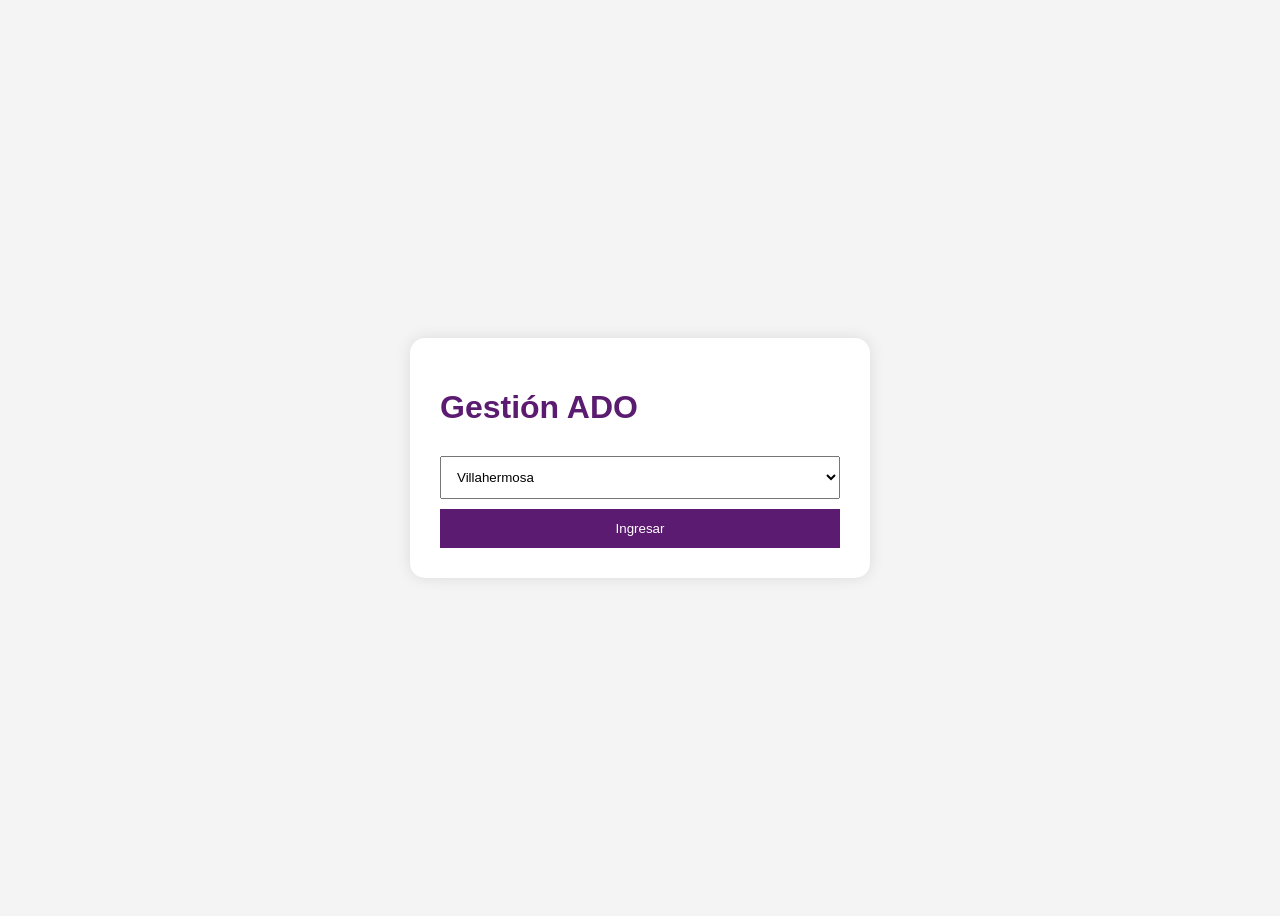
<file: INDEX.html>
<!DOCTYPE html>
<html lang="es">
<head>
<meta charset="UTF-8">
<meta name="viewport" content="width=device-width,initial-scale=1">

<title>Gestión ADO</title>

<style>

body{
font-family:Arial;
background:#f4f4f4;
display:flex;
justify-content:center;
align-items:center;
height:100vh;
}

.card{
background:white;
padding:30px;
width:400px;
border-radius:15px;
box-shadow:0 0 15px rgba(0,0,0,.1);
}

h1{
color:#5b1b70;
margin-bottom:20px;
}

select,
button{
width:100%;
padding:12px;
margin-top:10px;
}

button{
background:#5b1b70;
color:white;
border:none;
cursor:pointer;
}

</style>

</head>
<body>

<div class="card">

<h1>Gestión ADO</h1>

<select id="region">

<option>Villahermosa</option>
<option>Coatzacoalcos</option>
<option>Cárdenas</option>
<option>Xalapa</option>
<option>Veracruz</option>
<option>Teapa</option>
<option>Tuxtla</option>

</select>

<button onclick="entrar()">
Ingresar
</button>

</div>

<script>

function entrar(){

const region =
document.getElementById("region").value;

localStorage.setItem(
"region",
region
);

location.href =
"dashboard.html";

}

</script>

</body>
</html>
</file>
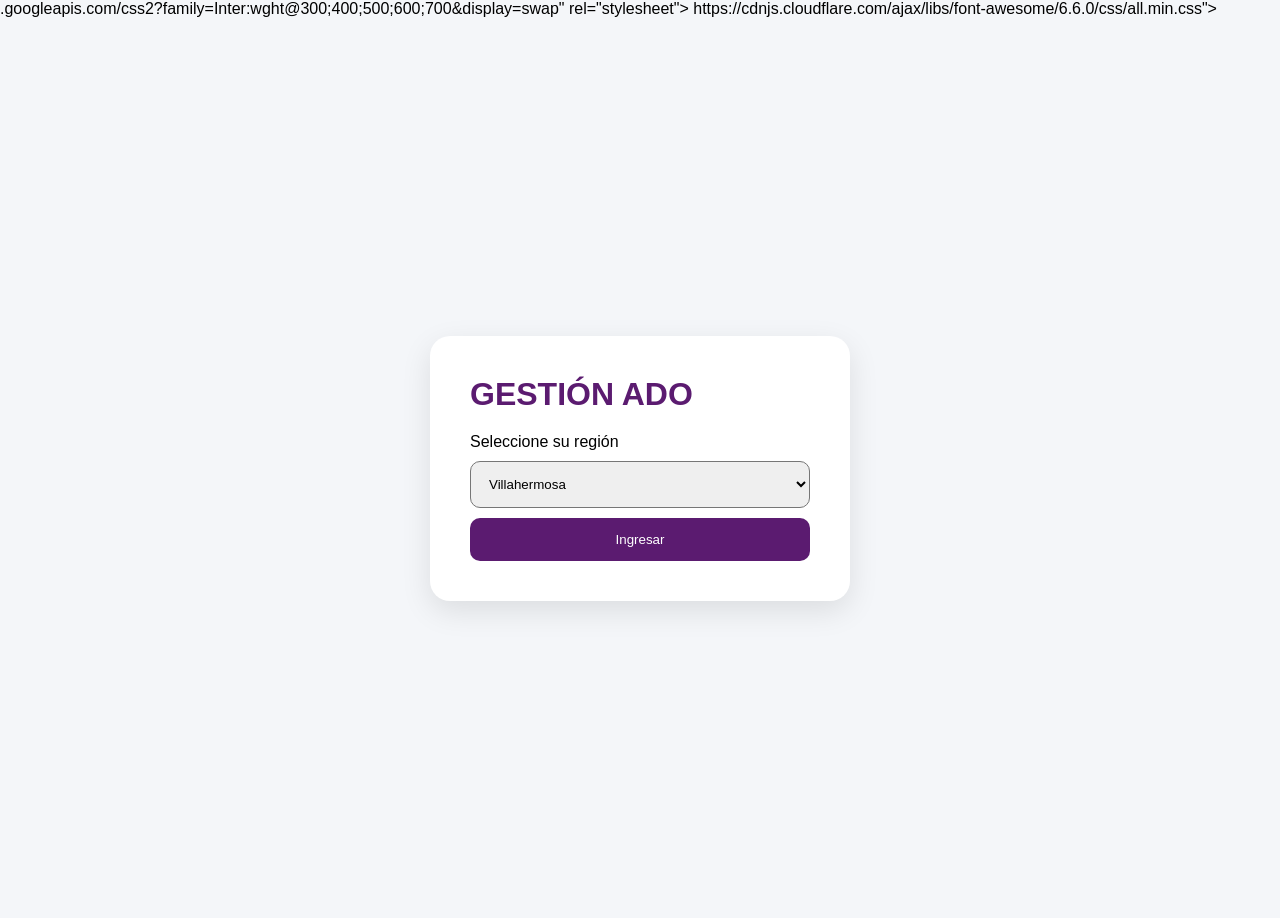
<file: DASHBOARD.html>
<!DOCTYPE html>
<html lang="es">

<head>

<meta charset="UTF-8">
<meta name="viewport" content="width=device-width,initial-scale=1">

<title>Gestión ADO</title>

.googleapis.com/css2?family=Inter:wght@300;400;500;600;700&display=swap" rel="stylesheet">

https://cdnjs.cloudflare.com/ajax/libs/font-awesome/6.6.0/css/all.min.css">

<style>

:root{
--purple:#5b1b70;
--pink:#e2007a;
--bg:#f4f6f9;
--success:#22c55e;
--warning:#f59e0b;
--danger:#ef4444;
}

*{
margin:0;
padding:0;
box-sizing:border-box;
font-family:'Inter',sans-serif;
}

body{
background:var(--bg);
}

.login-screen{
height:100vh;
display:flex;
justify-content:center;
align-items:center;
}

.login-card{
background:white;
padding:40px;
width:420px;
border-radius:20px;
box-shadow:0 10px 30px rgba(0,0,0,.1);
}

.login-card h1{
color:var(--purple);
margin-bottom:20px;
}

.login-card select,
.login-card button{
width:100%;
padding:14px;
margin-top:10px;
border-radius:10px;
}

.login-card button{
background:var(--purple);
color:white;
border:none;
cursor:pointer;
}

#dashboard{
display:none;
}

.sidebar{
position:fixed;
width:260px;
height:100vh;
background:var(--purple);
color:white;
}

.logo{
padding:25px;
font-size:28px;
font-weight:700;
}

.logo span{
color:var(--pink);
}

.menu a{
display:flex;
gap:12px;
padding:18px 25px;
color:white;
text-decoration:none;
}

.menu a:hover{
background:rgba(255,255,255,.08);
}

.content{
margin-left:260px;
padding:25px;
}

.header{
background:white;
border-radius:15px;
padding:25px;
margin-bottom:25px;
display:flex;
justify-content:space-between;
align-items:center;
}

.header h1{
color:var(--purple);
}

.region-badge{
background:var(--purple);
color:white;
padding:10px 15px;
border-radius:30px;
}

.kpis{
display:grid;
grid-template-columns:
repeat(auto-fit,minmax(220px,1fr));
gap:20px;
margin-bottom:25px;
}

.kpi{
background:white;
padding:20px;
border-radius:15px;
border-bottom:4px solid var(--purple);
}

.kpi h3{
font-size:14px;
color:#666;
margin-bottom:10px;
}

.kpi h1{
font-size:36px;
}
<div class="chart-card">

    <h2>Avance de Metas Operativas</h2>

    <div class="donut-wrapper">

        <div class="donut" id="donutChart">

            <div class="donut-center">

                <span id="donutValue">0%</span>
                <small>CERRADO</small>

            </div>

        </div>

        <div class="legend">

            <div>
                <span class="box green"></span>
                Corregido:
                <b id="lCorregidos">0</b>
            </div>

            <div>
                <span class="box yellow"></span>
                En Proceso:
                <b id="lProceso">0</b>
            </div>

            <div>
                <span class="box red"></span>
                Sin Realizar:
                <b id="lPendiente">0</b>
            </div>

        </div>

    </div>

</div>






.filters{
background:white;
padding:20px;
border-radius:15px;
margin-bottom:25px;
display:grid;
grid-template-columns:1fr 250px;
gap:15px;
}

.filters button{
background:var(--pink);
color:white;
border:none;
border-radius:10px;
cursor:pointer;
}

.table-card{
background:white;
border-radius:15px;
padding:20px;
}

table{
width:100%;
border-collapse:collapse;
}

th{
background:#f4f4f4;
padding:12px;
text-align:left;
}

td{
padding:12px;
border-bottom:1px solid #eee;
}

.badge{
padding:6px 12px;
border-radius:20px;
font-size:12px;
font-weight:600;
}

.ok{
background:#dcfce7;
color:#166534;
}

.proceso{
background:#fef3c7;
color:#92400e;
}

.pendiente{
background:#fee2e2;
color:#991b1b;
}

</style>

</head>

<body>

<!-- LOGIN REGION -->

<div id="selector" class="login-screen">

<div class="login-card">

<h1>GESTIÓN ADO</h1>

<p>Seleccione su región</p>

<select id="region">

<option>Villahermosa</option>
<option>Coatzacoalcos</option>
<option>Cárdenas</option>
<option>Xalapa</option>
<option>Veracruz</option>
<option>Teapa</option>
<option>Tuxtla</option>

</select>

<button onclick="entrar()">

Ingresar

</button>

</div>

</div>

<!-- DASHBOARD -->

<div id="dashboard">

<div class="sidebar">

<div class="logo">

GESTIÓN <span>ADO</span>

</div>

<div class="menu">

#<i class="fa fa-chart-line"></i>Dashboard</a>

#<i class="fa fa-list"></i>Hallazgos</a>

#<i class="fa fa-building"></i>Terminales</a>

#<i class="fa fa-file"></i>Reportes</a>

#

<i class="fa fa-right-from-bracket"></i>

Salir

</a>

</div>

</div>

<div class="content">

<div class="header">

<div>

<h1>Dashboard de Control Operativo</h1>

<p>Seguimiento de Hallazgos</p>

</div>

<span
id="lblRegion"
class="region-badge">
</span>

</div>

<div class="kpis">

<div class="kpi">
<h3>Total Hallazgos</h3>
<h1 id="kTotal">0</h1>
</div>

<div class="kpi">
<h3>Corregidos</h3>
<h1 id="kCorregidos">0</h1>
</div>

<div class="kpi">
<h3>En Proceso</h3>
<h1 id="kProceso">0</h1>
</div>

<div class="kpi">
<h3>Cumplimiento</h3>
<h1 id="kCumplimiento">0%</h1>
</div>

</div>

<div class="filters">

<input
type="text"
id="buscar"
placeholder="Buscar hallazgo...">

<button onclick="cargarDatos()">

Actualizar

</button>

</div>

<div class="table-card">

<table>

<thead>

<tr>

<th>Folio</th>
<th>Área</th>
<th>Hallazgo</th>
<th>Estatus</th>
<th>%</th>

</tr>

</thead>

<tbody id="tabla">

</tbody>

</table>

</div>

</div>

</div>

<script>

const API_URL =
"https://script.google.com/macros/s/AKfycbzqvMLALL51yOTtIc9eqJCrasFYYMRRz3Br8ElYCfQjke-S2f2GHhXkIiONrGV0VltX/exec";

function entrar(){

const region =
document.getElementById("region").value;

localStorage.setItem(
"region",
region
);

mostrarDashboard();

}

function cerrarSesion(){

localStorage.removeItem("region");

location.reload();

}

function mostrarDashboard(){

const region =
localStorage.getItem("region");

if(!region)return;

document.getElementById(
"selector"
).style.display="none";

document.getElementById(
"dashboard"
).style.display="block";

document.getElementById(
"lblRegion"
).innerText=region;

cargarDatos();

}

async function cargarDatos(){

const region =
localStorage.getItem("region");

const url =
`${API_URL}?accion=consultar&region=${region}`;

const response =
await fetch(url);

const datos =
await response.json();

renderKPIs(datos);

const tabla =
document.getElementById("tabla");

tabla.innerHTML="";

datos.forEach(item=>{

let clase="pendiente";

const estatus =
String(item.Estatus || "");

if(
estatus.toLowerCase()
.includes("correg")
){
clase="ok";
}
else if(
estatus.toLowerCase()
.includes("revision")
){
clase="proceso";
}

tabla.innerHTML += `

<tr>

<td>${item.Folio||''}</td>

<td>${item.Area||''}</td>

<td>${item.Hallazgo||''}</td>

<td>

<span class="badge ${clase}">
${item.Estatus||''}
</span>

</td>

<td>

${Math.round(
(Number(item.PorcentajeCumplimiento||0)*100)
)}%

</td>

</tr>

`;

});

}

function renderKPIs(datos){

document.getElementById(
"kTotal"
).innerText=
datos.length;

let corregidos=0;
let proceso=0;
let suma=0;

datos.forEach(d=>{

const est=
String(d.Estatus||"")
.toLowerCase();

if(est.includes("correg"))
corregidos++;

if(est.includes("revision"))
proceso++;

suma +=
Number(
d.PorcentajeCumplimiento||0
)*100;

});

document.getElementById(
"kCorregidos"
).innerText=
corregidos;

document.getElementById(
"kProceso"
).innerText=
proceso;

document.getElementById(
"kCumplimiento"
).innerText=
datos.length
?
Math.round(
suma/datos.length
)+"%"
:
"0%";

}

mostrarDashboard();

</script>

</body>
</html>
</file>
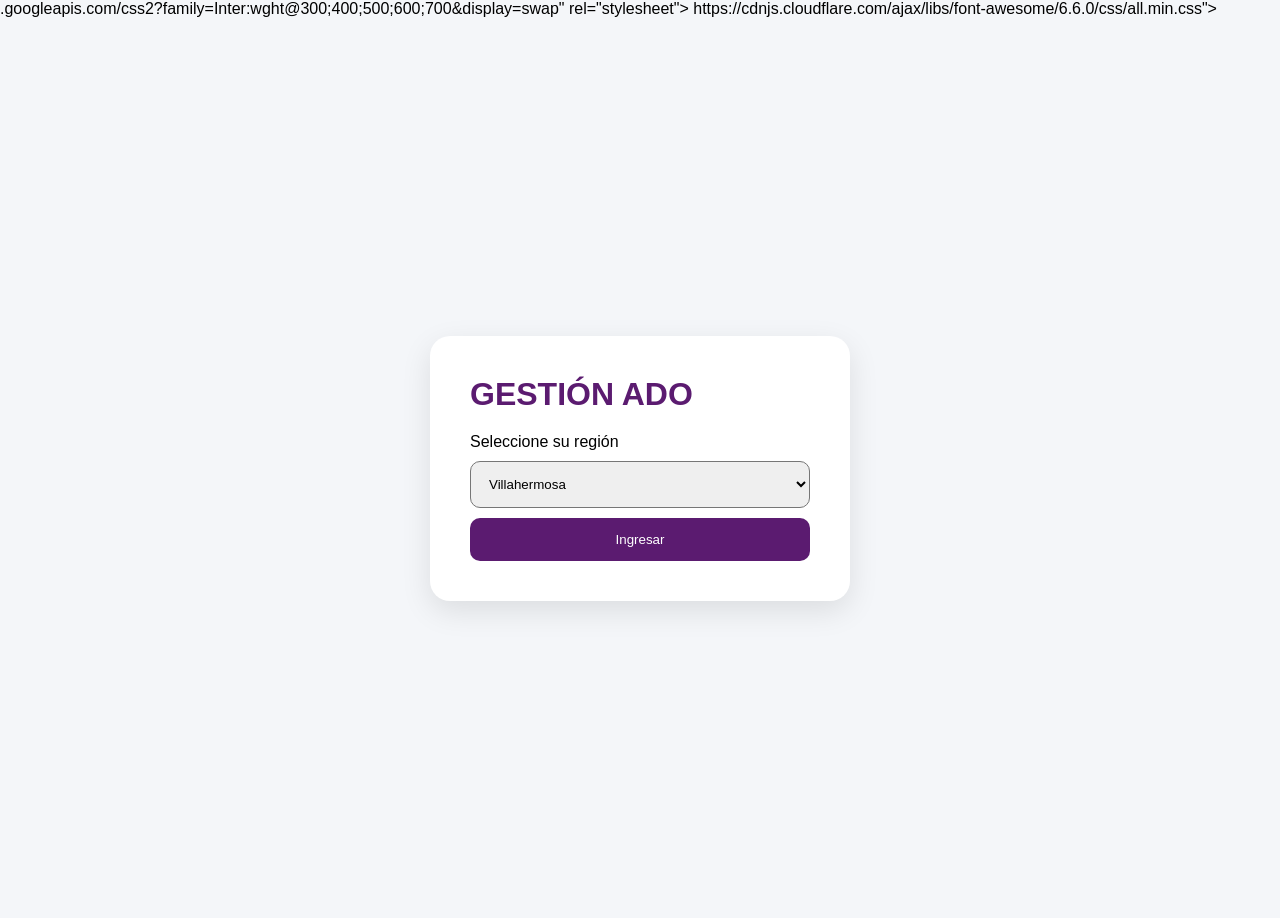
<file: dashboard.html>
<!DOCTYPE html>
<html lang="es">

<head>

<meta charset="UTF-8">
<meta name="viewport" content="width=device-width,initial-scale=1">

<title>Gestión ADO</title>

.googleapis.com/css2?family=Inter:wght@300;400;500;600;700&display=swap" rel="stylesheet">

https://cdnjs.cloudflare.com/ajax/libs/font-awesome/6.6.0/css/all.min.css">

<style>

:root{
--purple:#5b1b70;
--pink:#e2007a;
--bg:#f4f6f9;
--success:#22c55e;
--warning:#f59e0b;
--danger:#ef4444;
}

*{
margin:0;
padding:0;
box-sizing:border-box;
font-family:'Inter',sans-serif;
}

body{
background:var(--bg);
}

.login-screen{
height:100vh;
display:flex;
justify-content:center;
align-items:center;
}

.login-card{
background:white;
padding:40px;
width:420px;
border-radius:20px;
box-shadow:0 10px 30px rgba(0,0,0,.1);
}

.login-card h1{
color:var(--purple);
margin-bottom:20px;
}

.login-card select,
.login-card button{
width:100%;
padding:14px;
margin-top:10px;
border-radius:10px;
}

.login-card button{
background:var(--purple);
color:white;
border:none;
cursor:pointer;
}

#dashboard{
display:none;
}

.sidebar{
position:fixed;
width:260px;
height:100vh;
background:var(--purple);
color:white;
}

.logo{
padding:25px;
font-size:28px;
font-weight:700;
}

.logo span{
color:var(--pink);
}

.menu a{
display:flex;
gap:12px;
padding:18px 25px;
color:white;
text-decoration:none;
}

.menu a:hover{
background:rgba(255,255,255,.08);
}

.content{
margin-left:260px;
padding:25px;
}

.header{
background:white;
border-radius:15px;
padding:25px;
margin-bottom:25px;
display:flex;
justify-content:space-between;
align-items:center;
}

.header h1{
color:var(--purple);
}

.region-badge{
background:var(--purple);
color:white;
padding:10px 15px;
border-radius:30px;
}

.kpis{
display:grid;
grid-template-columns:
repeat(auto-fit,minmax(220px,1fr));
gap:20px;
margin-bottom:25px;
}

.kpi{
background:white;
padding:20px;
border-radius:15px;
border-bottom:4px solid var(--purple);
}

.kpi h3{
font-size:14px;
color:#666;
margin-bottom:10px;
}

.kpi h1{
font-size:36px;
}
<div class="chart-card">

    <h2>Avance de Metas Operativas</h2>

    <div class="donut-wrapper">

        <div class="donut" id="donutChart">

            <div class="donut-center">

                <span id="donutValue">0%</span>
                <small>CERRADO</small>

            </div>

        </div>

        <div class="legend">

            <div>
                <span class="box green"></span>
                Corregido:
                <b id="lCorregidos">0</b>
            </div>

            <div>
                <span class="box yellow"></span>
                En Proceso:
                <b id="lProceso">0</b>
            </div>

            <div>
                <span class="box red"></span>
                Sin Realizar:
                <b id="lPendiente">0</b>
            </div>

        </div>

    </div>

</div>






.filters{
background:white;
padding:20px;
border-radius:15px;
margin-bottom:25px;
display:grid;
grid-template-columns:1fr 250px;
gap:15px;
}

.filters button{
background:var(--pink);
color:white;
border:none;
border-radius:10px;
cursor:pointer;
}

.table-card{
background:white;
border-radius:15px;
padding:20px;
}

table{
width:100%;
border-collapse:collapse;
}

th{
background:#f4f4f4;
padding:12px;
text-align:left;
}

td{
padding:12px;
border-bottom:1px solid #eee;
}

.badge{
padding:6px 12px;
border-radius:20px;
font-size:12px;
font-weight:600;
}

.ok{
background:#dcfce7;
color:#166534;
}

.proceso{
background:#fef3c7;
color:#92400e;
}

.pendiente{
background:#fee2e2;
color:#991b1b;
}

</style>

</head>

<body>

<!-- LOGIN REGION -->

<div id="selector" class="login-screen">

<div class="login-card">

<h1>GESTIÓN ADO</h1>

<p>Seleccione su región</p>

<select id="region">

<option>Villahermosa</option>
<option>Coatzacoalcos</option>
<option>Cárdenas</option>
<option>Xalapa</option>
<option>Veracruz</option>
<option>Teapa</option>
<option>Tuxtla</option>

</select>

<button onclick="entrar()">

Ingresar

</button>

</div>

</div>

<!-- DASHBOARD -->

<div id="dashboard">

<div class="sidebar">

<div class="logo">

GESTIÓN <span>ADO</span>

</div>

<div class="menu">

#<i class="fa fa-chart-line"></i>Dashboard</a>

#<i class="fa fa-list"></i>Hallazgos</a>

#<i class="fa fa-building"></i>Terminales</a>

#<i class="fa fa-file"></i>Reportes</a>

#

<i class="fa fa-right-from-bracket"></i>

Salir

</a>

</div>

</div>

<div class="content">

<div class="header">

<div>

<h1>Dashboard de Control Operativo</h1>

<p>Seguimiento de Hallazgos</p>

</div>

<span
id="lblRegion"
class="region-badge">
</span>

</div>

<div class="kpis">

<div class="kpi">
<h3>Total Hallazgos</h3>
<h1 id="kTotal">0</h1>
</div>

<div class="kpi">
<h3>Corregidos</h3>
<h1 id="kCorregidos">0</h1>
</div>

<div class="kpi">
<h3>En Proceso</h3>
<h1 id="kProceso">0</h1>
</div>

<div class="kpi">
<h3>Cumplimiento</h3>
<h1 id="kCumplimiento">0%</h1>
</div>

</div>

<div class="filters">

<input
type="text"
id="buscar"
placeholder="Buscar hallazgo...">

<button onclick="cargarDatos()">

Actualizar

</button>

</div>

<div class="table-card">

<table>

<thead>

<tr>

<th>Folio</th>
<th>Área</th>
<th>Hallazgo</th>
<th>Estatus</th>
<th>%</th>

</tr>

</thead>

<tbody id="tabla">

</tbody>

</table>

</div>

</div>

</div>

<script>

const API_URL =
"https://script.google.com/macros/s/AKfycbzqvMLALL51yOTtIc9eqJCrasFYYMRRz3Br8ElYCfQjke-S2f2GHhXkIiONrGV0VltX/exec";

function entrar(){

const region =
document.getElementById("region").value;

localStorage.setItem(
"region",
region
);

mostrarDashboard();

}

function cerrarSesion(){

localStorage.removeItem("region");

location.reload();

}

function mostrarDashboard(){

const region =
localStorage.getItem("region");

if(!region)return;

document.getElementById(
"selector"
).style.display="none";

document.getElementById(
"dashboard"
).style.display="block";

document.getElementById(
"lblRegion"
).innerText=region;

cargarDatos();

}

async function cargarDatos(){

const region =
localStorage.getItem("region");

const url =
`${API_URL}?accion=consultar&region=${region}`;

const response =
await fetch(url);

const datos =
await response.json();

renderKPIs(datos);

const tabla =
document.getElementById("tabla");

tabla.innerHTML="";

datos.forEach(item=>{

let clase="pendiente";

const estatus =
String(item.Estatus || "");

if(
estatus.toLowerCase()
.includes("correg")
){
clase="ok";
}
else if(
estatus.toLowerCase()
.includes("revision")
){
clase="proceso";
}

tabla.innerHTML += `

<tr>

<td>${item.Folio||''}</td>

<td>${item.Area||''}</td>

<td>${item.Hallazgo||''}</td>

<td>

<span class="badge ${clase}">
${item.Estatus||''}
</span>

</td>

<td>

${Math.round(
(Number(item.PorcentajeCumplimiento||0)*100)
)}%

</td>

</tr>

`;

});

}

function renderKPIs(datos){

document.getElementById(
"kTotal"
).innerText=
datos.length;

let corregidos=0;
let proceso=0;
let suma=0;

datos.forEach(d=>{

const est=
String(d.Estatus||"")
.toLowerCase();

if(est.includes("correg"))
corregidos++;

if(est.includes("revision"))
proceso++;

suma +=
Number(
d.PorcentajeCumplimiento||0
)*100;

});

document.getElementById(
"kCorregidos"
).innerText=
corregidos;

document.getElementById(
"kProceso"
).innerText=
proceso;

document.getElementById(
"kCumplimiento"
).innerText=
datos.length
?
Math.round(
suma/datos.length
)+"%"
:
"0%";

}

mostrarDashboard();

</script>

</body>
</html>
</file>
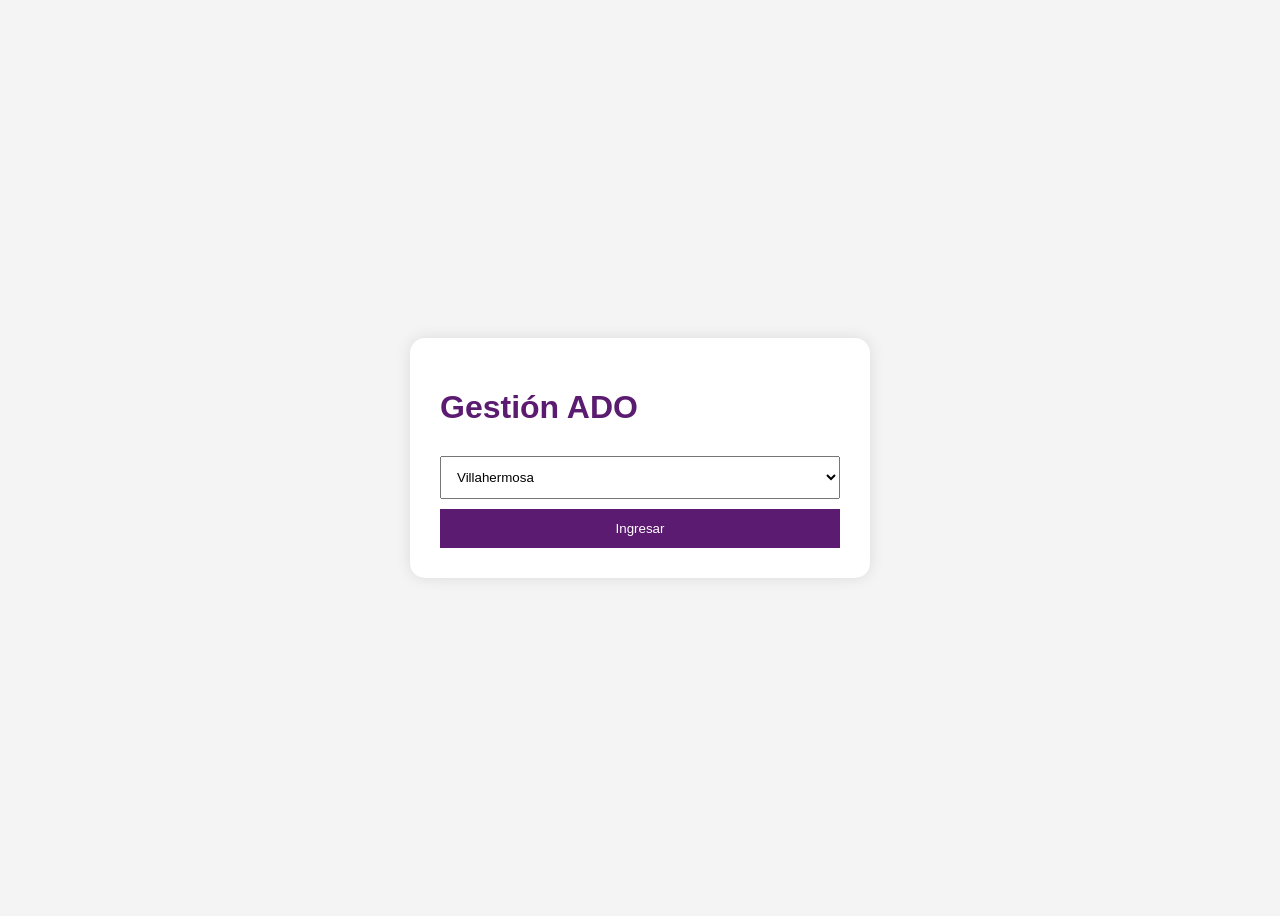
<file: index_060726.html>
<!DOCTYPE html>
<html lang="es">
<head>
<meta charset="UTF-8">
<meta name="viewport" content="width=device-width,initial-scale=1">

<title>Gestión ADO</title>

<style>

body{
font-family:Arial;
background:#f4f4f4;
display:flex;
justify-content:center;
align-items:center;
height:100vh;
}

.card{
background:white;
padding:30px;
width:400px;
border-radius:15px;
box-shadow:0 0 15px rgba(0,0,0,.1);
}

h1{
color:#5b1b70;
margin-bottom:20px;
}

select,
button{
width:100%;
padding:12px;
margin-top:10px;
}

button{
background:#5b1b70;
color:white;
border:none;
cursor:pointer;
}

</style>

</head>
<body>

<div class="card">

<h1>Gestión ADO</h1>

<select id="region">

<option>Villahermosa</option>
<option>Coatzacoalcos</option>
<option>Cárdenas</option>
<option>Xalapa</option>
<option>Veracruz</option>
<option>Teapa</option>
<option>Tuxtla</option>

</select>

<button onclick="entrar()">
Ingresar
</button>

</div>

<script>

function entrar(){

const region =
document.getElementById("region").value;

localStorage.setItem(
"region",
region
);

location.href =
"dashboard.html";

}

</script>

</body>
</html>
</file>
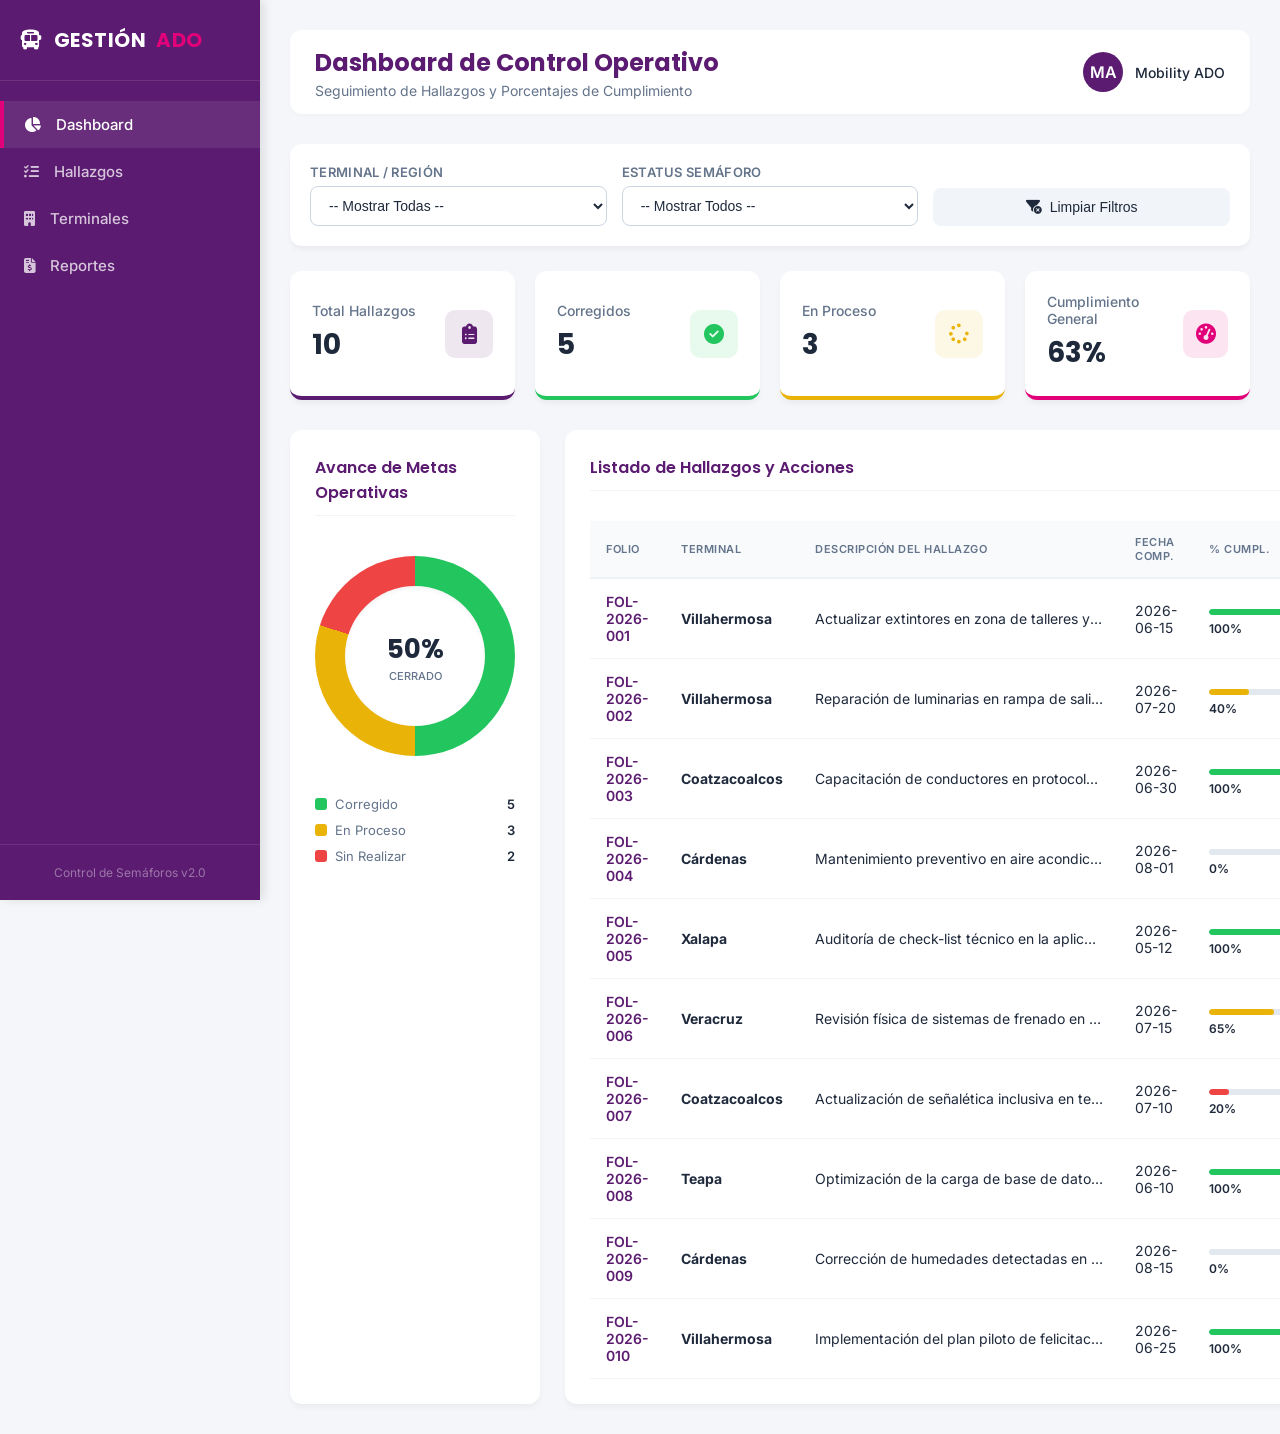
<file: index_2.html>
<!DOCTYPE html>
<html lang="es">
<head>
    <meta charset="UTF-8">
    <meta name="viewport" content="width=device-width, initial-scale=1.0">
    <title>Dashboard de Control de Hallazgos - Mobility ADO</title>
    <!-- Google Fonts -->
    <link rel="preconnect" href="https://fonts.googleapis.com">
    <link rel="preconnect" href="https://fonts.gstatic.com" crossorigin>
    <link href="https://fonts.googleapis.com/css2?family=Inter:wght@300;400;500;600;700&family=Poppins:wght@500;600;700&display=swap" rel="stylesheet">
    <!-- Font Awesome Icons -->
    <link rel="stylesheet" href="https://cdnjs.cloudflare.com/ajax/libs/font-awesome/6.5.1/css/all.min.css">
    
    <style>
        :root {
            --primary-purple: #5b1b70;
            --accent-pink: #e2007a;
            --bg-light: #f4f6f9;
            --card-bg: #ffffff;
            --text-dark: #1e293b;
            --text-muted: #64748b;
            --success: #22c55e;
            --warning: #eab308;
            --danger: #ef4444;
            --sidebar-width: 260px;
        }

        * {
            box-sizing: border-box;
            margin: 0;
            padding: 0;
        }

        body {
            font-family: 'Inter', sans-serif;
            background-color: var(--bg-light);
            color: var(--text-dark);
            display: flex;
            min-height: 100vh;
            overflow-x: hidden;
        }

        /* SIDEBAR STYLES */
        .sidebar {
            width: var(--sidebar-width);
            background-color: var(--primary-purple);
            color: white;
            display: flex;
            flex-direction: column;
            position: fixed;
            height: 100vh;
            left: 0;
            top: 0;
            z-index: 100;
            box-shadow: 4px 0 10px rgba(0,0,0,0.1);
        }

        .sidebar-brand {
            padding: 25px 20px;
            font-family: 'Poppins', sans-serif;
            font-size: 20px;
            font-weight: 700;
            letter-spacing: 0.5px;
            display: flex;
            align-items: center;
            gap: 10px;
            border-bottom: 1px solid rgba(255,255,255,0.1);
        }

        .sidebar-brand span {
            color: var(--accent-pink);
        }

        .sidebar-menu {
            list-style: none;
            padding: 20px 0;
            flex-grow: 1;
        }

        .sidebar-item a {
            display: flex;
            align-items: center;
            gap: 15px;
            padding: 14px 20px;
            color: rgba(255, 255, 255, 0.75);
            text-decoration: none;
            font-weight: 500;
            font-size: 15px;
            transition: all 0.3s ease;
            border-left: 4px solid transparent;
        }

        .sidebar-item.active a, .sidebar-item a:hover {
            color: white;
            background: rgba(255, 255, 255, 0.08);
            border-left-color: var(--accent-pink);
        }

        .sidebar-footer {
            padding: 20px;
            font-size: 12px;
            color: rgba(255,255,255,0.4);
            border-top: 1px solid rgba(255,255,255,0.1);
            text-align: center;
        }

        /* MAIN CONTENT AREA */
        .main-content {
            margin-left: var(--sidebar-width);
            flex-grow: 1;
            padding: 30px;
            width: calc(100% - var(--sidebar-width));
        }

        /* HEADER */
        .main-header {
            display: flex;
            justify-content: space-between;
            align-items: center;
            margin-bottom: 30px;
            background: var(--card-bg);
            padding: 15px 25px;
            border-radius: 12px;
            box-shadow: 0 2px 4px rgba(0,0,0,0.02);
        }

        .header-title h1 {
            font-family: 'Poppins', sans-serif;
            font-size: 24px;
            color: var(--primary-purple);
        }

        .header-title p {
            font-size: 14px;
            color: var(--text-muted);
            margin-top: 2px;
        }

        .user-profile {
            display: flex;
            align-items: center;
            gap: 12px;
        }

        .user-avatar {
            width: 40px;
            height: 40px;
            background: var(--primary-purple);
            color: white;
            border-radius: 50%;
            display: flex;
            align-items: center;
            justify-content: center;
            font-weight: 600;
        }

        /* FILTERS BAR */
        .filters-card {
            background: var(--card-bg);
            border-radius: 12px;
            padding: 20px;
            margin-bottom: 25px;
            box-shadow: 0 4px 6px -1px rgba(0,0,0,0.05);
            display: grid;
            grid-template-columns: repeat(auto-fit, minmax(220px, 1fr));
            gap: 15px;
            align-items: end;
        }

        .filter-group {
            display: flex;
            flex-direction: column;
            gap: 6px;
        }

        .filter-group label {
            font-size: 13px;
            font-weight: 600;
            color: var(--text-muted);
            text-transform: uppercase;
            letter-spacing: 0.3px;
        }

        .filter-control {
            padding: 10px 14px;
            border: 1px solid #cbd5e1;
            border-radius: 8px;
            font-size: 14px;
            color: var(--text-dark);
            outline: none;
            background-color: #fff;
            transition: border-color 0.2s;
        }

        .filter-control:focus {
            border-color: var(--primary-purple);
        }

        .btn-clear {
            background-color: #f1f5f9;
            color: var(--text-dark);
            border: none;
            padding: 11px 20px;
            border-radius: 8px;
            font-weight: 500;
            font-size: 14px;
            cursor: pointer;
            transition: background 0.2s;
            display: flex;
            align-items: center;
            justify-content: center;
            gap: 8px;
        }

        .btn-clear:hover {
            background-color: #e2e8f0;
        }

        /* KPI CARDS GRID */
        .kpi-grid {
            display: grid;
            grid-template-columns: repeat(auto-fit, minmax(220px, 1fr));
            gap: 20px;
            margin-bottom: 30px;
        }

        .kpi-card {
            background: var(--card-bg);
            border-radius: 12px;
            padding: 22px;
            box-shadow: 0 4px 6px -1px rgba(0,0,0,0.05);
            display: flex;
            justify-content: space-between;
            align-items: center;
            border-bottom: 4px solid #e2e8f0;
            transition: transform 0.2s;
        }

        .kpi-card:hover {
            transform: translateY(-2px);
        }

        .kpi-card.total { border-bottom-color: var(--primary-purple); }
        .kpi-card.success { border-bottom-color: var(--success); }
        .kpi-card.warning { border-bottom-color: var(--warning); }
        .kpi-card.pct { border-bottom-color: var(--accent-pink); }

        .kpi-info h3 {
            font-size: 14px;
            color: var(--text-muted);
            font-weight: 500;
            margin-bottom: 5px;
        }

        .kpi-value {
            font-size: 28px;
            font-weight: 700;
            color: var(--text-dark);
            font-family: 'Poppins', sans-serif;
        }

        .kpi-icon {
            width: 48px;
            height: 48px;
            border-radius: 10px;
            display: flex;
            align-items: center;
            justify-content: center;
            font-size: 20px;
        }

        .kpi-card.total .kpi-icon { background: rgba(91, 27, 112, 0.1); color: var(--primary-purple); }
        .kpi-card.success .kpi-icon { background: rgba(34, 197, 94, 0.1); color: var(--success); }
        .kpi-card.warning .kpi-icon { background: rgba(234, 179, 8, 0.1); color: var(--warning); }
        .kpi-card.pct .kpi-icon { background: rgba(226, 0, 122, 0.1); color: var(--accent-pink); }

        /* DASHBOARD BODY LAYOUT */
        .dashboard-layout {
            display: grid;
            grid-template-columns: 1fr 2fr;
            gap: 25px;
        }

        @media (max-width: 1024px) {
            .dashboard-layout {
                grid-template-columns: 1fr;
            }
        }

        /* CHART CONTAINER */
        .chart-card {
            background: var(--card-bg);
            border-radius: 12px;
            padding: 25px;
            box-shadow: 0 4px 6px -1px rgba(0,0,0,0.05);
            display: flex;
            flex-direction: column;
            align-items: center;
        }

        .card-title {
            font-family: 'Poppins', sans-serif;
            font-size: 16px;
            font-weight: 600;
            color: var(--primary-purple);
            margin-bottom: 20px;
            align-self: flex-start;
            width: 100%;
            border-bottom: 1px solid #f1f5f9;
            padding-bottom: 10px;
        }

        .donut-container {
            position: relative;
            width: 200px;
            height: 200px;
            margin: 20px 0;
        }

        .donut-pure-css {
            width: 100%;
            height: 100%;
            border-radius: 50%;
            background: conic-gradient(var(--success) 0% 0%, #e2e8f0 0% 100%);
            display: flex;
            align-items: center;
            justify-content: center;
            transition: background 0.5s ease;
        }

        .donut-hole {
            width: 70%;
            height: 70%;
            background-color: var(--card-bg);
            border-radius: 50%;
            display: flex;
            flex-direction: column;
            align-items: center;
            justify-content: center;
            box-shadow: inset 0 2px 5px rgba(0,0,0,0.05);
        }

        .donut-label-val {
            font-size: 26px;
            font-weight: 700;
            color: var(--text-dark);
            font-family: 'Poppins', sans-serif;
        }

        .donut-label-txt {
            font-size: 11px;
            color: var(--text-muted);
            text-transform: uppercase;
            font-weight: 500;
        }

        .chart-legends {
            width: 100%;
            margin-top: 20px;
            display: flex;
            flex-direction: column;
            gap: 10px;
        }

        .legend-item {
            display: flex;
            justify-content: space-between;
            align-items: center;
            font-size: 13px;
        }

        .legend-name {
            display: flex;
            align-items: center;
            gap: 8px;
            color: var(--text-muted);
        }

        .legend-color {
            width: 12px;
            height: 12px;
            border-radius: 3px;
        }

        .legend-count {
            font-weight: 600;
            color: var(--text-dark);
        }

        /* DATA TABLE CARD */
        .table-card {
            background: var(--card-bg);
            border-radius: 12px;
            padding: 25px;
            box-shadow: 0 4px 6px -1px rgba(0,0,0,0.05);
            display: flex;
            flex-direction: column;
        }

        .table-wrapper {
            overflow-x: auto;
            margin-top: 10px;
        }

        table {
            width: 100%;
            border-collapse: collapse;
            text-align: left;
            font-size: 14px;
        }

        th {
            background-color: #f8fafc;
            color: var(--text-muted);
            padding: 14px 16px;
            font-weight: 600;
            border-bottom: 2px solid #edf2f7;
            text-transform: uppercase;
            font-size: 11px;
            letter-spacing: 0.5px;
        }

        td {
            padding: 14px 16px;
            border-bottom: 1px solid #f1f5f9;
            color: var(--text-dark);
        }

        tr:hover td {
            background-color: #f8fafc;
        }

        /* STATUS PILLS & SEMAPHORES */
        .status-pill {
            display: inline-flex;
            align-items: center;
            padding: 4px 12px;
            border-radius: 20px;
            font-size: 12px;
            font-weight: 600;
            text-transform: uppercase;
            letter-spacing: 0.3px;
        }

        .status-pill.corregido {
            background-color: rgba(34, 197, 94, 0.15);
            color: #166534;
        }

        .status-pill.en-proceso {
            background-color: rgba(234, 179, 8, 0.15);
            color: #854d0e;
        }

        .status-pill.sin-realizar {
            background-color: rgba(239, 68, 68, 0.15);
            color: #991b1b;
        }

        .progress-bar-container {
            width: 100px;
            background-color: #e2e8f0;
            height: 6px;
            border-radius: 3px;
            overflow: hidden;
            display: inline-block;
            vertical-align: middle;
            margin-right: 8px;
        }

        .progress-bar-fill {
            height: 100%;
            border-radius: 3px;
        }

        .empty-state {
            text-align: center;
            padding: 40px;
            color: var(--text-muted);
            font-size: 15px;
        }
    </style>
</head>
<body>

    <!-- MENÚ LATERAL -->
    <div class="sidebar">
        <div class="sidebar-brand">
            <i class="fa-solid fa-bus"></i> GESTIÓN <span>ADO</span>
        </div>
        <ul class="sidebar-menu">
            <li class="sidebar-item active">
                <a href="#"><i class="fa-solid fa-chart-pie"></i> Dashboard</a>
            </li>
            <li class="sidebar-item">
                <a href="#"><i class="fa-solid fa-list-check"></i> Hallazgos</a>
            </li>
            <li class="sidebar-item">
                <a href="#"><i class="fa-solid fa-building"></i> Terminales</a>
            </li>
            <li class="sidebar-item">
                <a href="#"><i class="fa-solid fa-file-invoice-dollar"></i> Reportes</a>
            </li>
        </ul>
        <div class="sidebar-footer">
            Control de Semáforos v2.0
        </div>
    </div>

    <!-- CONTENIDO PRINCIPAL -->
    <div class="main-content">
        
        <!-- ENCABEZADO -->
        <header class="main-header">
            <div class="header-title">
                <h1>Dashboard de Control Operativo</h1>
                <p>Seguimiento de Hallazgos y Porcentajes de Cumplimiento</p>
            </div>
            <div class="user-profile">
                <div class="user-avatar">MA</div>
                <div style="font-size: 14px; font-weight: 500;">Mobility ADO</div>
            </div>
        </header>

        <!-- PANEL DE FILTROS -->
        <section class="filters-card">
            <div class="filter-group">
                <label for="filterTerminal">Terminal / Región</label>
                <select id="filterTerminal" class="filter-control">
                    <option value="Todos">-- Mostrar Todas --</option>
                </select>
            </div>
            <div class="filter-group">
                <label for="filterEstatus">Estatus Semáforo</label>
                <select id="filterEstatus" class="filter-control">
                    <option value="Todos">-- Mostrar Todos --</option>
                    <option value="Corregido">Corregido</option>
                    <option value="En Proceso">En Proceso</option>
                    <option value="Sin Realizar">Sin Realizar</option>
                </select>
            </div>
            <button class="btn-clear" id="btnClearFilters">
                <i class="fa-solid fa-filter-circle-xmark"></i> Limpiar Filtros
            </button>
        </section>

        <!-- TARJETAS DE INDICADORES (KPIs) -->
        <section class="kpi-grid">
            <div class="kpi-card total">
                <div class="kpi-info">
                    <h3>Total Hallazgos</h3>
                    <div class="kpi-value" id="kpiTotal">0</div>
                </div>
                <div class="kpi-icon"><i class="fa-solid fa-clipboard-list"></i></div>
            </div>
            <div class="kpi-card success">
                <div class="kpi-info">
                    <h3>Corregidos</h3>
                    <div class="kpi-value" id="kpiCorregidos">0</div>
                </div>
                <div class="kpi-icon"><i class="fa-solid fa-circle-check"></i></div>
            </div>
            <div class="kpi-card warning">
                <div class="kpi-info">
                    <h3>En Proceso</h3>
                    <div class="kpi-value" id="kpiProceso">0</div>
                </div>
                <div class="kpi-icon"><i class="fa-solid fa-spinner"></i></div>
            </div>
            <div class="kpi-card pct">
                <div class="kpi-info">
                    <h3>Cumplimiento General</h3>
                    <div class="kpi-value" id="kpiCumplimiento">0%</div>
                </div>
                <div class="kpi-icon"><i class="fa-solid fa-gauge-high"></i></div>
            </div>
        </section>

        <!-- DISTRIBUCIÓN GRÁFICO Y TABLA -->
        <div class="dashboard-layout">
            
            <!-- GRÁFICO DE DONA -->
            <div class="chart-card">
                <div class="card-title">Avance de Metas Operativas</div>
                <div class="donut-container">
                    <div class="donut-pure-css" id="donutChart">
                        <div class="donut-hole">
                            <span class="donut-label-val" id="donutValue">0%</span>
                            <span class="donut-label-txt">Cerrado</span>
                        </div>
                    </div>
                </div>
                <div class="chart-legends">
                    <div class="legend-item">
                        <span class="legend-name">
                            <span class="legend-color" style="background-color: var(--success);"></span> Corregido
                        </span>
                        <span class="legend-count" id="countCorregido">0</span>
                    </div>
                    <div class="legend-item">
                        <span class="legend-name">
                            <span class="legend-color" style="background-color: var(--warning);"></span> En Proceso
                        </span>
                        <span class="legend-count" id="countProceso">0</span>
                    </div>
                    <div class="legend-item">
                        <span class="legend-name">
                            <span class="legend-color" style="background-color: var(--danger);"></span> Sin Realizar
                        </span>
                        <span class="legend-count" id="countSinRealizar">0</span>
                    </div>
                </div>
            </div>

            <!-- TABLA DE DATOS -->
            <div class="table-card">
                <div class="card-title">Listado de Hallazgos y Acciones</div>
                <div class="table-wrapper">
                    <table id="dataTable">
                        <thead>
                            <tr>
                                <th>Folio</th>
                                <th>Terminal</th>
                                <th>Descripción del Hallazgo</th>
                                <th>Fecha Comp.</th>
                                <th>% Cumpl.</th>
                                <th>Estatus</th>
                            </tr>
                        </thead>
                        <tbody id="tableBody">
                            <!-- Filas generadas dinámicamente con JavaScript -->
                        </tbody>
                    </table>
                    <div id="emptyState" class="empty-state" style="display: none;">
                        <i class="fa-solid fa-folder-open" style="font-size: 30px; margin-bottom: 10px; display: block;"></i>
                        No se encontraron registros que coincidan con los filtros aplicados.
                    </div>
                </div>
            </div>

        </div>

    </div>

    <!-- LOGICA SCRIPT DEL DASHBOARD -->
    <script>
        // DATA SET MOCKUP (Estructura idéntica a tu plantilla de SharePoint / CSV)
        const dbHallazgos = [
            { folio: "FOL-2026-001", terminal: "Villahermosa", hallazgo: "Actualizar extintores en zona de talleres y andenes principales.", fecha: "2026-06-15", cumplimiento: 100, estatus: "Corregido" },
            { folio: "FOL-2026-002", terminal: "Villahermosa", hallazgo: "Reparación de luminarias en rampa de salida de autobuses.", fecha: "2026-07-20", cumplimiento: 40, estatus: "En Proceso" },
            { folio: "FOL-2026-003", terminal: "Coatzacoalcos", hallazgo: "Capacitación de conductores en protocolos de contingencia vial.", fecha: "2026-06-30", cumplimiento: 100, estatus: "Corregido" },
            { folio: "FOL-2026-004", terminal: "Cárdenas", hallazgo: "Mantenimiento preventivo en aire acondicionado de sala de espera.", fecha: "2026-08-01", cumplimiento: 0, estatus: "Sin Realizar" },
            { folio: "FOL-2026-005", terminal: "Xalapa", hallazgo: "Auditoría de check-list técnico en la aplicación Saldos APP.", fecha: "2026-05-12", cumplimiento: 100, estatus: "Corregido" },
            { folio: "FOL-2026-006", terminal: "Veracruz", hallazgo: "Revisión física de sistemas de frenado en flotas de la región sur.", fecha: "2026-07-15", cumplimiento: 65, estatus: "En Proceso" },
            { folio: "FOL-2026-007", terminal: "Coatzacoalcos", hallazgo: "Actualización de señalética inclusiva en terminal de pasajeros.", fecha: "2026-07-10", cumplimiento: 20, estatus: "En Proceso" },
            { folio: "FOL-2026-008", terminal: "Teapa", hallazgo: "Optimización de la carga de base de datos local en bitácora digital.", fecha: "2026-06-10", cumplimiento: 100, estatus: "Corregido" },
            { folio: "FOL-2026-009", terminal: "Cárdenas", hallazgo: "Corrección de humedades detectadas en zona de paquetería.", fecha: "2026-08-15", cumplimiento: 0, estatus: "Sin Realizar" },
            { folio: "FOL-2026-010", terminal: "Villahermosa", hallazgo: "Implementación del plan piloto de felicitaciones automatizadas WhatsApp.", fecha: "2026-06-25", cumplimiento: 100, estatus: "Corregido" }
        ];

        // Elementos del DOM
        const selectTerminal = document.getElementById('filterTerminal');
        const selectEstatus = document.getElementById('filterEstatus');
        const btnClear = document.getElementById('btnClearFilters');
        
        const kpiTotal = document.getElementById('kpiTotal');
        const kpiCorregidos = document.getElementById('kpiCorregidos');
        const kpiProceso = document.getElementById('kpiProceso');
        const kpiCumplimiento = document.getElementById('kpiCumplimiento');

        const countCorregido = document.getElementById('countCorregido');
        const countProceso = document.getElementById('countProceso');
        const countSinRealizar = document.getElementById('countSinRealizar');
        
        const donutChart = document.getElementById('donutChart');
        const donutValue = document.getElementById('donutValue');
        
        const tableBody = document.getElementById('tableBody');
        const emptyState = document.getElementById('emptyState');

        // Inicializar filtros únicos de terminales
        function initFilters() {
            const terminales = [...new Set(dbHallazgos.map(item => item.terminal))];
            terminales.sort().forEach(term => {
                const opt = document.createElement('option');
                opt.value = term;
                opt.textContent = term;
                selectTerminal.appendChild(opt);
            });
        }

        // Determinar el color del semáforo por porcentaje
        function getColorByProgress(pct) {
            if (pct >= 80) return 'var(--success)';
            if (pct >= 40) return 'var(--warning)';
            return 'var(--danger)';
        }

        // Renderizar y calcular métricas
        function renderDashboard() {
            const termFilter = selectTerminal.value;
            const estFilter = selectEstatus.value;

            // Filtrar Arreglo
            const filteredData = dbHallazgos.filter(item => {
                const matchTerm = (termFilter === "Todos" || item.terminal === termFilter);
                const matchEst = (estFilter === "Todos" || item.estatus === estFilter);
                return matchTerm && matchEst;
            });

            // Contadores base
            const total = filteredData.length;
            const corregidos = filteredData.filter(i => i.estatus === "Corregido").length;
            const enProceso = filteredData.filter(i => i.estatus === "En Proceso").length;
            const sinRealizar = filteredData.filter(i => i.estatus === "Sin Realizar").length;

            // Calcular promedio de cumplimiento real
            const sumaCumplimiento = filteredData.reduce((acc, current) => acc + current.cumplimiento, 0);
            const promedioCumplimiento = total > 0 ? Math.round(sumaCumplimiento / total) : 0;

            // Actualizar KPIs visuales
            kpiTotal.textContent = total;
            kpiCorregidos.textContent = corregidos;
            kpiProceso.textContent = enProceso;
            kpiCumplimiento.textContent = `${promedioCumplimiento}%`;

            // Actualizar Leyendas del Gráfico
            countCorregido.textContent = corregidos;
            countProceso.textContent = enProceso;
            countSinRealizar.textContent = sinRealizar;

            // Actualizar Gráfico Conic-Gradient Dinámico
            const pctCorregido = total > 0 ? Math.round((corregidos / total) * 100) : 0;
            const pctProceso = total > 0 ? Math.round((enProceso / total) * 100) : 0;
            
            donutValue.textContent = `${pctCorregido}%`;
            donutChart.style.background = `conic-gradient(
                var(--success) 0% ${pctCorregido}%, 
                var(--warning) ${pctCorregido}% ${pctCorregido + pctProceso}%, 
                var(--danger) ${pctCorregido + pctProceso}% 100%
            )`;

            // Limpiar tabla antes de poblar
            tableBody.innerHTML = "";

            if (total === 0) {
                emptyState.style.display = "block";
                return;
            } else {
                emptyState.style.display = "none";
            }

            // Construir Filas de la Tabla
            filteredData.forEach(item => {
                const row = document.createElement('tr');
                
                // Formatear la clase CSS del estatus
                const statusClass = item.estatus.toLowerCase().replace(" ", "-");
                const progressColor = getColorByProgress(item.cumplimiento);

                row.innerHTML = `
                    <td style="font-weight: 600; color: var(--primary-purple);">${item.folio}</td>
                    <td><strong>${item.terminal}</strong></td>
                    <td style="max-width: 320px; text-overflow: ellipsis; white-space: nowrap; overflow: hidden;" title="${item.hallazgo}">${item.hallazgo}</td>
                    <td>${item.fecha}</td>
                    <td>
                        <div class="progress-bar-container">
                            <div class="progress-bar-fill" style="width: ${item.cumplimiento}%; background-color: ${progressColor};"></div>
                        </div>
                        <span style="font-weight:600; font-size:12px;">${item.cumplimiento}%</span>
                    </td>
                    <td><span class="status-pill ${statusClass}">${item.estatus}</span></td>
                `;
                tableBody.appendChild(row);
            });
        }

        // Event Listeners
        selectTerminal.addEventListener('change', renderDashboard);
        selectEstatus.addEventListener('change', renderDashboard);
        
        btnClear.addEventListener('click', () => {
            selectTerminal.value = "Todos";
            selectEstatus.value = "Todos";
            renderDashboard();
        });

        // Arranque Inicial
        initFilters();
        renderDashboard();
    </script>
</body>
</html>
</file>
